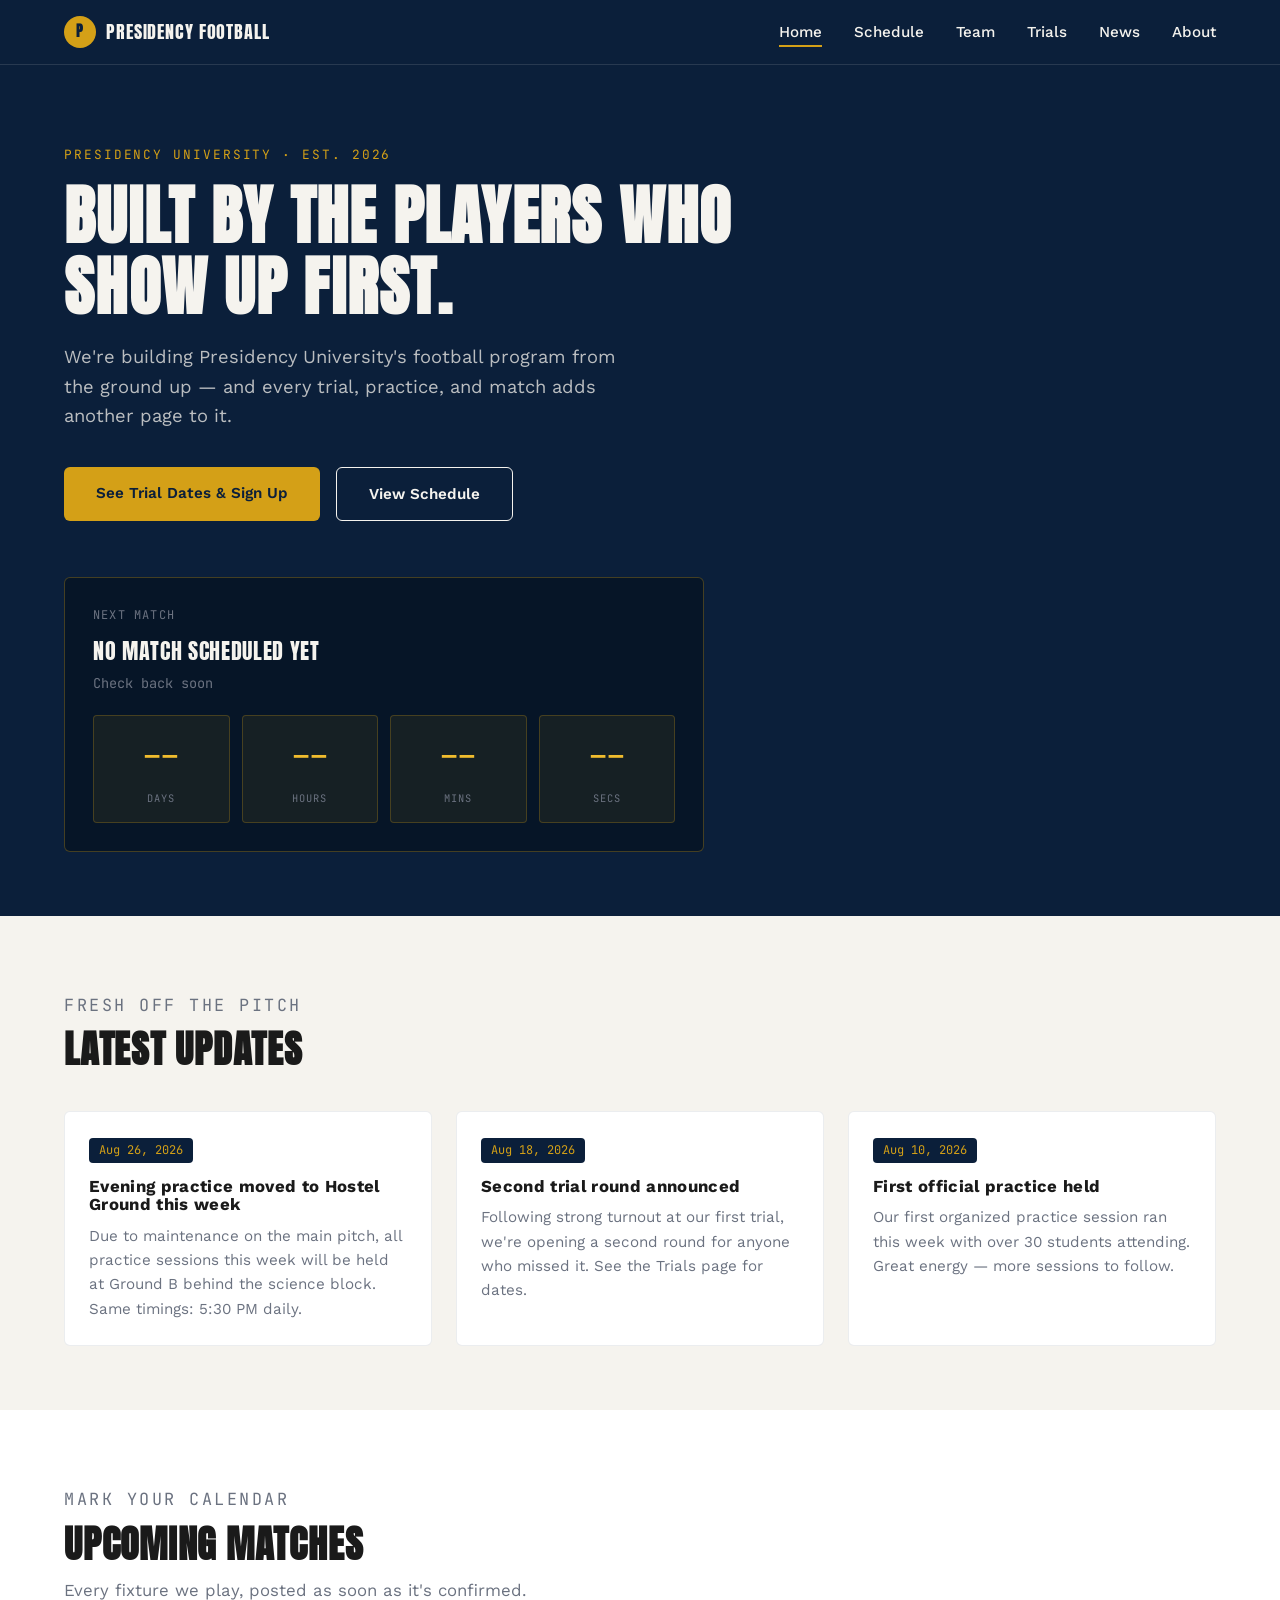
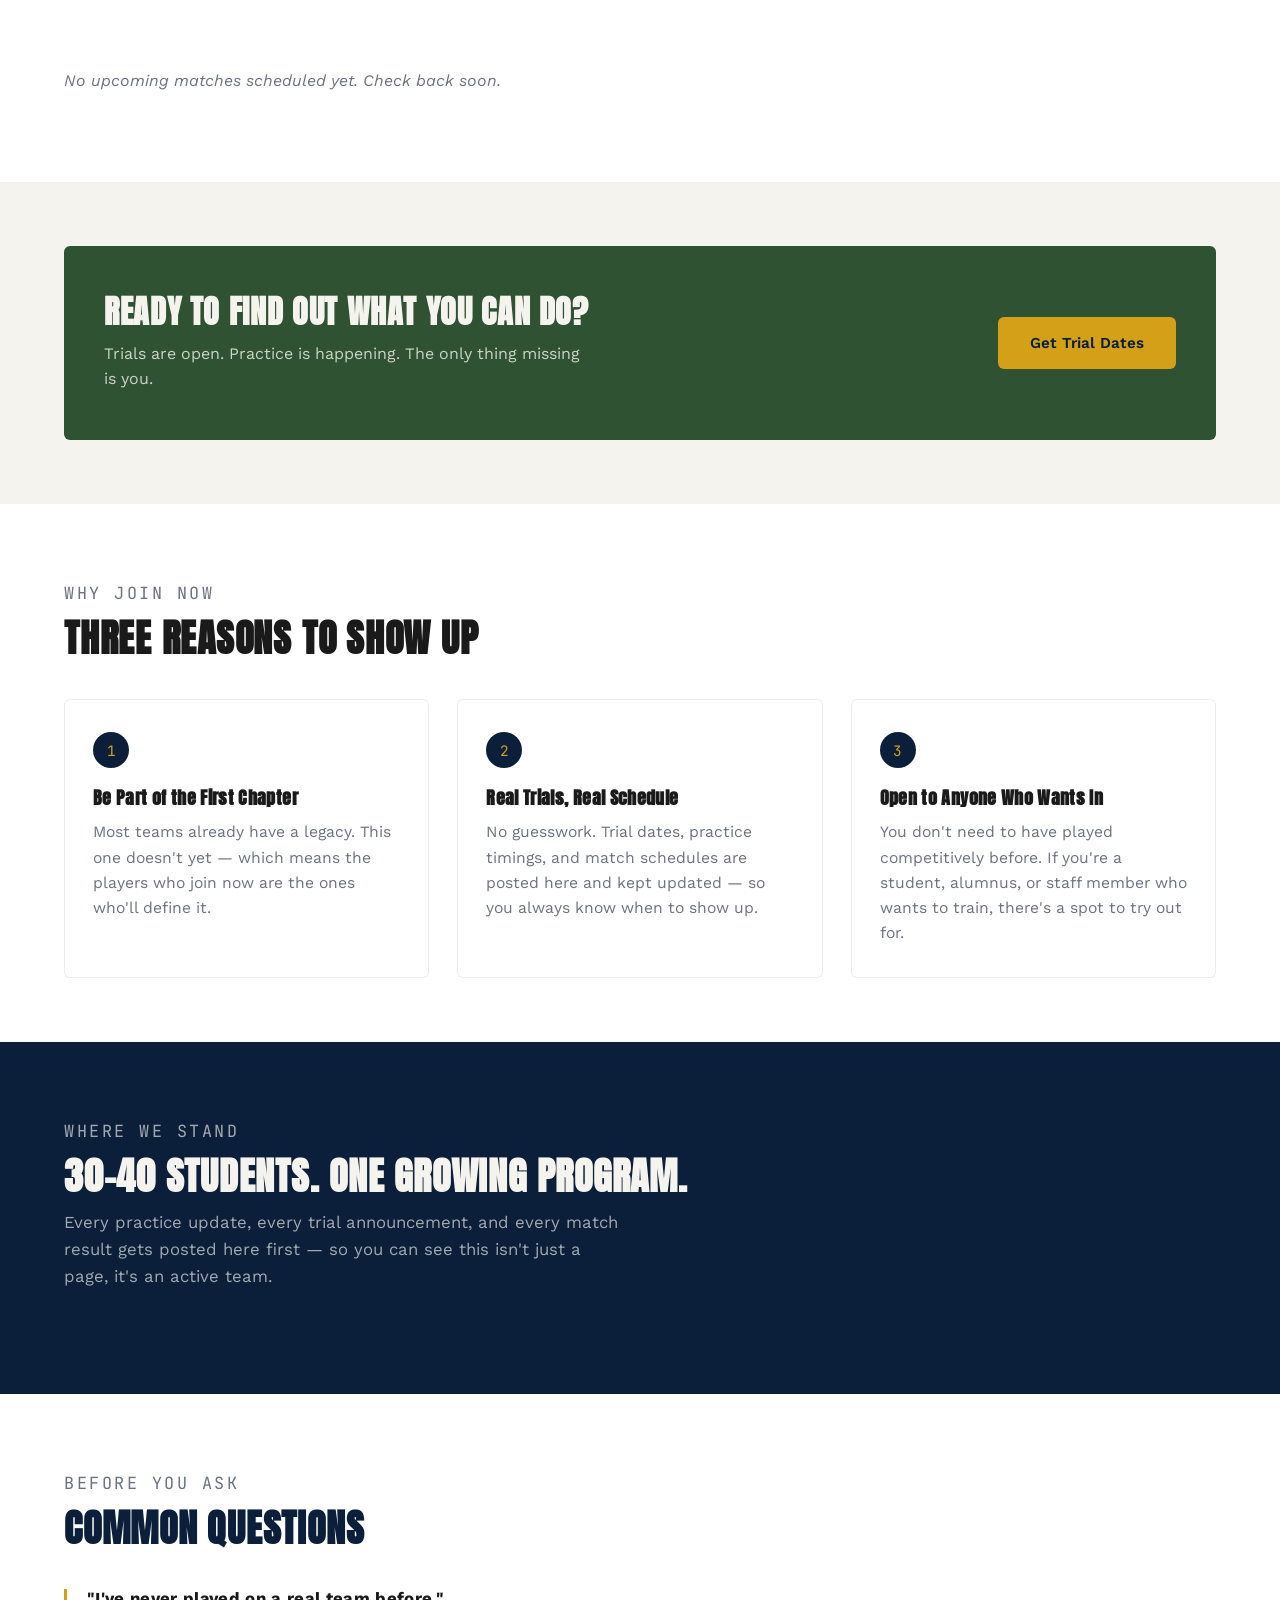
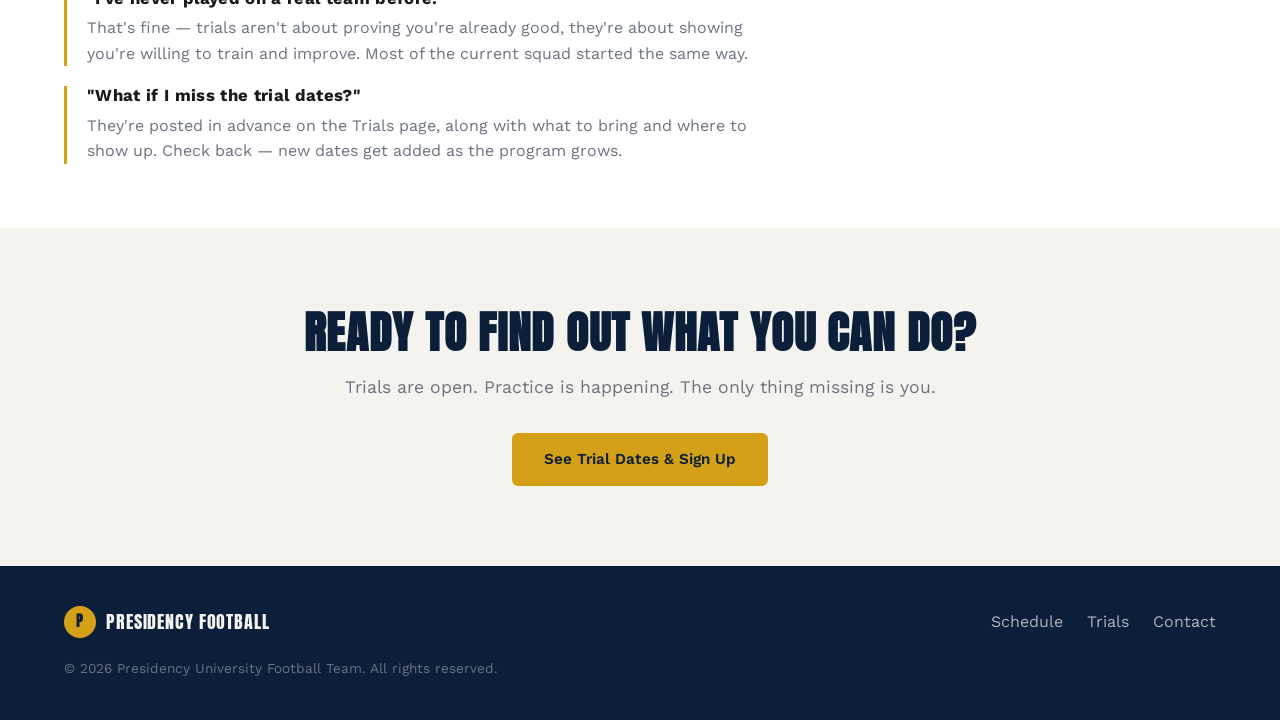
<file: index.html>
<!DOCTYPE html>
<html lang="en">
<head>
  <meta charset="UTF-8">
  <meta name="viewport" content="width=device-width, initial-scale=1.0">
  <title>Presidency University Football Team | Trials, Schedule & Practice Updates</title>
  <meta name="description" content="Official site of the Presidency University Football Team. See upcoming match schedules, practice updates, and open trial dates. Open to all students, alumni, and staff.">
  <link rel="preconnect" href="https://fonts.googleapis.com">
  <link href="https://fonts.googleapis.com/css2?family=Anton&family=Work+Sans:wght@400;500;600;700&family=JetBrains+Mono:wght@400;700&display=swap" rel="stylesheet">
  <link rel="stylesheet" href="css/style.css">
</head>
<body>

  <header class="site-header">
    <nav class="nav">
      <a href="index.html" class="nav-brand">
        <span class="nav-brand-mark">P</span>
        Presidency Football
      </a>
      <ul class="nav-menu" id="nav-menu">
        <li><a href="index.html" class="active">Home</a></li>
        <li><a href="schedule.html">Schedule</a></li>
        <li><a href="roster.html">Team</a></li>
        <li><a href="trials.html">Trials</a></li>
        <li><a href="news.html">News</a></li>
        <li><a href="about.html">About</a></li>
      </ul>
      <button class="nav-toggle" id="nav-toggle" aria-label="Toggle menu">
        <span></span><span></span><span></span>
      </button>
    </nav>
  </header>

  <!-- HERO -->
  <section class="hero">
    <div class="container">
      <p class="hero-eyebrow">Presidency University · Est. 2026</p>
      <h1>Built by the players who show up first.</h1>
      <p class="hero-sub">We're building Presidency University's football program from the ground up — and every trial, practice, and match adds another page to it.</p>
      <div class="hero-cta">
        <a href="trials.html" class="btn btn-primary">See Trial Dates &amp; Sign Up</a>
        <a href="schedule.html" class="btn btn-outline">View Schedule</a>
      </div>

      <div class="scoreboard reveal">
        <p class="scoreboard-label">Next Match</p>
        <p class="scoreboard-opponent" id="scoreboard-opponent">Loading...</p>
        <p class="scoreboard-location" id="scoreboard-location"></p>
        <div class="scoreboard-timer">
          <div class="timer-unit">
            <span class="timer-value" id="cd-days">--</span>
            <span class="timer-label">Days</span>
          </div>
          <div class="timer-unit">
            <span class="timer-value" id="cd-hours">--</span>
            <span class="timer-label">Hours</span>
          </div>
          <div class="timer-unit">
            <span class="timer-value" id="cd-mins">--</span>
            <span class="timer-label">Mins</span>
          </div>
          <div class="timer-unit">
            <span class="timer-value" id="cd-secs">--</span>
            <span class="timer-label">Secs</span>
          </div>
        </div>
      </div>
    </div>
  </section>

  <!-- LATEST NEWS -->
  <section>
    <div class="container">
      <div class="section-header reveal">
        <p class="section-eyebrow">Fresh off the pitch</p>
        <h2>Latest Updates</h2>
      </div>
      <div class="news-grid" id="news-list" data-limit="3"></div>
    </div>
  </section>

  <!-- UPCOMING MATCHES -->
  <section style="background:#fff;">
    <div class="container">
      <div class="section-header reveal">
        <p class="section-eyebrow">Mark your calendar</p>
        <h2>Upcoming Matches</h2>
        <p>Every fixture we play, posted as soon as it's confirmed.</p>
      </div>
      <div class="match-list" id="match-list" data-limit="3"></div>
    </div>
  </section>

  <!-- GET INVOLVED -->
  <section>
    <div class="container">
      <div class="involved-block reveal">
        <div>
          <h2>Ready to Find Out What You Can Do?</h2>
          <p>Trials are open. Practice is happening. The only thing missing is you.</p>
        </div>
        <a href="trials.html" class="btn btn-primary">Get Trial Dates</a>
      </div>
    </div>
  </section>

  <!-- WHY JOIN -->
  <section style="background:#fff;">
    <div class="container">
      <div class="section-header reveal">
        <p class="section-eyebrow">Why join now</p>
        <h2>Three Reasons to Show Up</h2>
      </div>
      <div class="benefits-grid">
        <div class="benefit-card reveal">
          <span class="benefit-number">1</span>
          <h3>Be Part of the First Chapter</h3>
          <p>Most teams already have a legacy. This one doesn't yet — which means the players who join now are the ones who'll define it.</p>
        </div>
        <div class="benefit-card reveal">
          <span class="benefit-number">2</span>
          <h3>Real Trials, Real Schedule</h3>
          <p>No guesswork. Trial dates, practice timings, and match schedules are posted here and kept updated — so you always know when to show up.</p>
        </div>
        <div class="benefit-card reveal">
          <span class="benefit-number">3</span>
          <h3>Open to Anyone Who Wants In</h3>
          <p>You don't need to have played competitively before. If you're a student, alumnus, or staff member who wants to train, there's a spot to try out for.</p>
        </div>
      </div>
    </div>
  </section>

  <!-- PROOF -->
  <section class="section-dark">
    <div class="container">
      <div class="section-header reveal">
        <p class="section-eyebrow">Where we stand</p>
        <h2>30–40 Students. One Growing Program.</h2>
        <p>Every practice update, every trial announcement, and every match result gets posted here first — so you can see this isn't just a page, it's an active team.</p>
      </div>
    </div>
  </section>

  <!-- OBJECTIONS -->
  <section style="background:#fff;">
    <div class="container">
      <div class="section-header reveal">
        <p class="section-eyebrow">Before you ask</p>
        <h2 style="color:var(--color-navy);">Common Questions</h2>
      </div>
      <div class="objections">
        <div class="objection-item reveal">
          <h3>"I've never played on a real team before."</h3>
          <p style="color:var(--color-gray);">That's fine — trials aren't about proving you're already good, they're about showing you're willing to train and improve. Most of the current squad started the same way.</p>
        </div>
        <div class="objection-item reveal">
          <h3>"What if I miss the trial dates?"</h3>
          <p style="color:var(--color-gray);">They're posted in advance on the Trials page, along with what to bring and where to show up. Check back — new dates get added as the program grows.</p>
        </div>
      </div>
    </div>
  </section>

  <!-- CLOSING CTA -->
  <section class="closing-cta reveal">
    <div class="container">
      <h2 style="color:var(--color-navy);">Ready to Find Out What You Can Do?</h2>
      <p>Trials are open. Practice is happening. The only thing missing is you.</p>
      <a href="trials.html" class="btn btn-primary">See Trial Dates &amp; Sign Up</a>
    </div>
  </section>

  <footer class="site-footer">
    <div class="container">
      <div class="footer-content">
        <a href="index.html" class="nav-brand">
          <span class="nav-brand-mark">P</span>
          Presidency Football
        </a>
        <ul class="footer-links">
          <li><a href="schedule.html">Schedule</a></li>
          <li><a href="trials.html">Trials</a></li>
          <li><a href="about.html">Contact</a></li>
        </ul>
      </div>
      <p class="footer-copy">&copy; 2026 Presidency University Football Team. All rights reserved.</p>
    </div>
  </footer>

  <script src="js/data.js"></script>
<script src="js/cms-loader.js"></script>
  <script src="js/countdown.js"></script>
  <script src="js/main.js"></script>
</body>
</html>
</file>
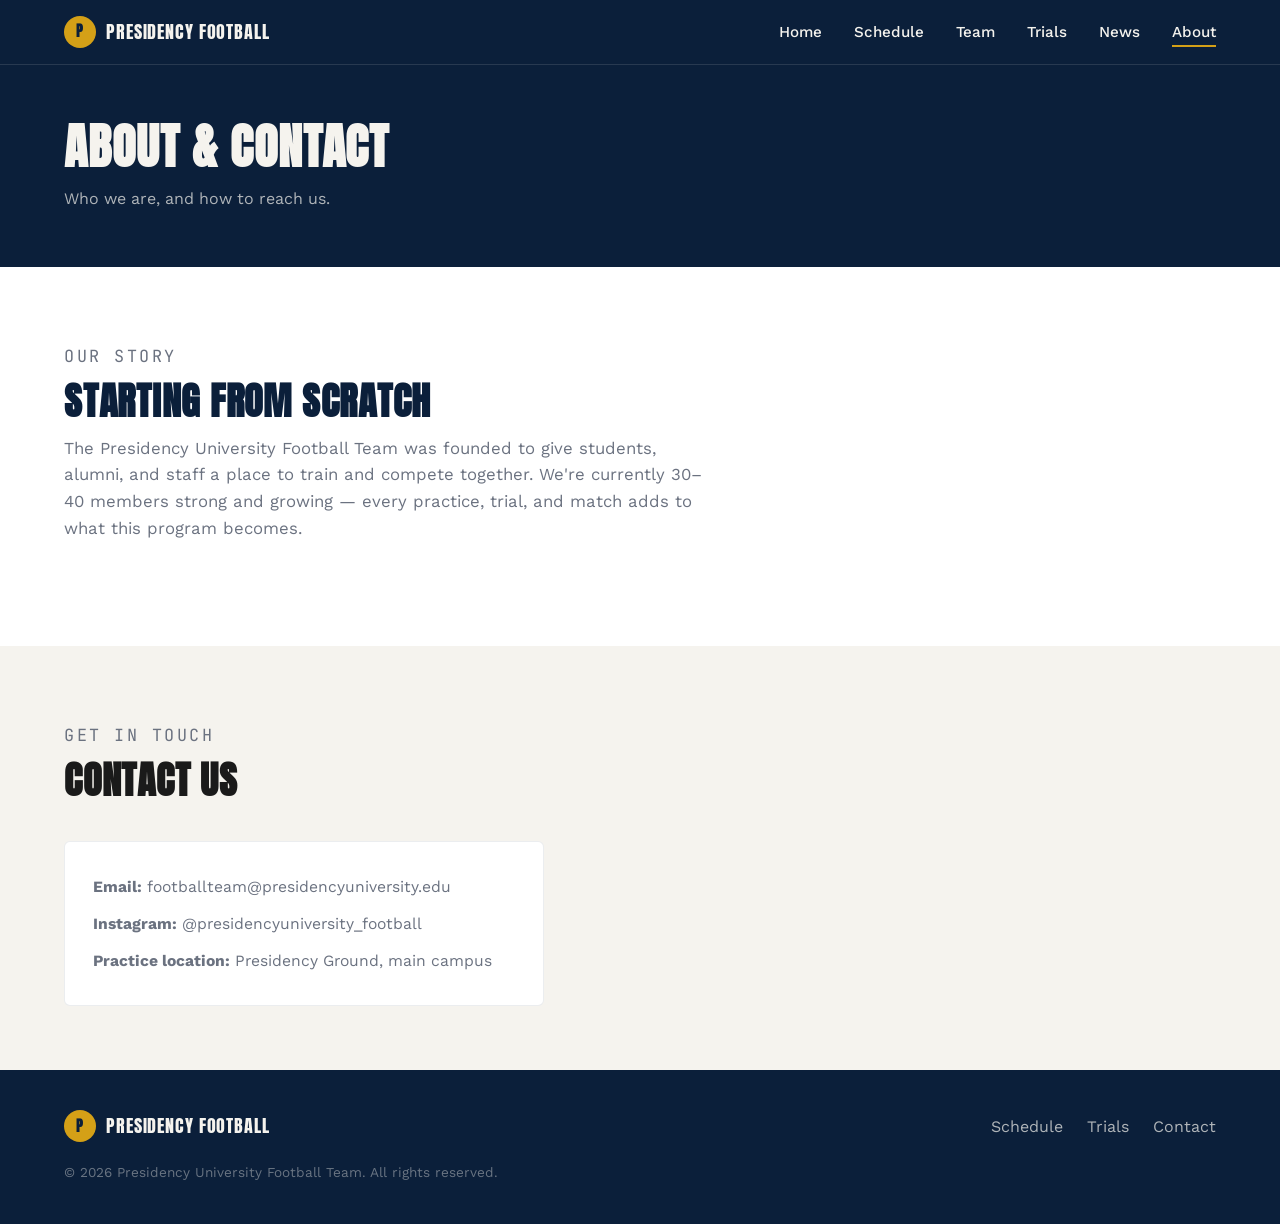
<file: about.html>
<!DOCTYPE html>
<html lang="en">
<head>
  <meta charset="UTF-8">
  <meta name="viewport" content="width=device-width, initial-scale=1.0">
  <title>About & Contact | Presidency University Football</title>
  <meta name="description" content="Learn about the Presidency University Football Team and get in touch with questions about trials, practice, or matches.">
  <link rel="preconnect" href="https://fonts.googleapis.com">
  <link href="https://fonts.googleapis.com/css2?family=Anton&family=Work+Sans:wght@400;500;600;700&family=JetBrains+Mono:wght@400;700&display=swap" rel="stylesheet">
  <link rel="stylesheet" href="css/style.css">
</head>
<body>

  <header class="site-header">
    <nav class="nav">
      <a href="index.html" class="nav-brand">
        <span class="nav-brand-mark">P</span>
        Presidency Football
      </a>
      <ul class="nav-menu" id="nav-menu">
        <li><a href="index.html">Home</a></li>
        <li><a href="schedule.html">Schedule</a></li>
        <li><a href="roster.html">Team</a></li>
        <li><a href="trials.html">Trials</a></li>
        <li><a href="news.html">News</a></li>
        <li><a href="about.html" class="active">About</a></li>
      </ul>
      <button class="nav-toggle" id="nav-toggle" aria-label="Toggle menu">
        <span></span><span></span><span></span>
      </button>
    </nav>
  </header>

  <div class="page-header">
    <div class="container">
      <h1>About &amp; Contact</h1>
      <p>Who we are, and how to reach us.</p>
    </div>
  </div>

  <section style="background:#fff;">
    <div class="container">
      <div class="section-header reveal">
        <p class="section-eyebrow">Our story</p>
        <h2 style="color:var(--color-navy);">Starting From Scratch</h2>
        <p style="max-width:640px;">The Presidency University Football Team was founded to give students, alumni, and staff a place to train and compete together. We're currently 30–40 members strong and growing — every practice, trial, and match adds to what this program becomes.</p>
      </div>
    </div>
  </section>

  <section>
    <div class="container">
      <div class="section-header reveal">
        <p class="section-eyebrow">Get in touch</p>
        <h2>Contact Us</h2>
      </div>
      <div class="benefit-card reveal" style="max-width:480px;">
        <p style="margin-bottom:12px;"><strong>Email:</strong> footballteam@presidencyuniversity.edu</p>
        <p style="margin-bottom:12px;"><strong>Instagram:</strong> @presidencyuniversity_football</p>
        <p><strong>Practice location:</strong> Presidency Ground, main campus</p>
      </div>
    </div>
  </section>

  <footer class="site-footer">
    <div class="container">
      <div class="footer-content">
        <a href="index.html" class="nav-brand">
          <span class="nav-brand-mark">P</span>
          Presidency Football
        </a>
        <ul class="footer-links">
          <li><a href="schedule.html">Schedule</a></li>
          <li><a href="trials.html">Trials</a></li>
          <li><a href="about.html">Contact</a></li>
        </ul>
      </div>
      <p class="footer-copy">&copy; 2026 Presidency University Football Team. All rights reserved.</p>
    </div>
  </footer>

  <script src="js/data.js"></script>
  <script src="js/cms-loader.js"></script>
  <script src="js/main.js"></script>
</body>
</html>
</file>
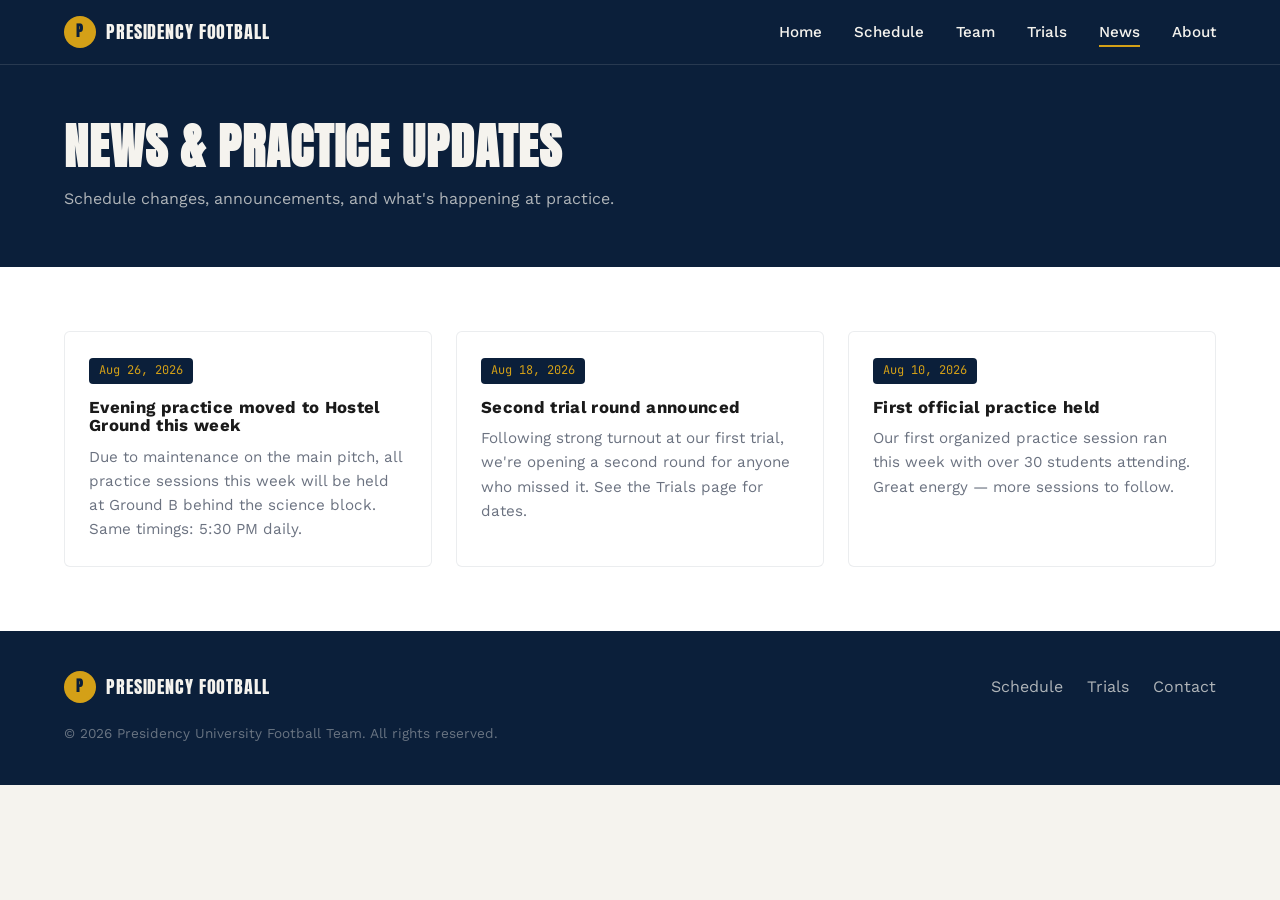
<file: news.html>
<!DOCTYPE html>
<html lang="en">
<head>
  <meta charset="UTF-8">
  <meta name="viewport" content="width=device-width, initial-scale=1.0">
  <title>News & Practice Updates | Presidency University Football</title>
  <meta name="description" content="Latest practice updates and news from the Presidency University Football Team.">
  <link rel="preconnect" href="https://fonts.googleapis.com">
  <link href="https://fonts.googleapis.com/css2?family=Anton&family=Work+Sans:wght@400;500;600;700&family=JetBrains+Mono:wght@400;700&display=swap" rel="stylesheet">
  <link rel="stylesheet" href="css/style.css">
</head>
<body>

  <header class="site-header">
    <nav class="nav">
      <a href="index.html" class="nav-brand">
        <span class="nav-brand-mark">P</span>
        Presidency Football
      </a>
      <ul class="nav-menu" id="nav-menu">
        <li><a href="index.html">Home</a></li>
        <li><a href="schedule.html">Schedule</a></li>
        <li><a href="roster.html">Team</a></li>
        <li><a href="trials.html">Trials</a></li>
        <li><a href="news.html" class="active">News</a></li>
        <li><a href="about.html">About</a></li>
      </ul>
      <button class="nav-toggle" id="nav-toggle" aria-label="Toggle menu">
        <span></span><span></span><span></span>
      </button>
    </nav>
  </header>

  <div class="page-header">
    <div class="container">
      <h1>News &amp; Practice Updates</h1>
      <p>Schedule changes, announcements, and what's happening at practice.</p>
    </div>
  </div>

  <section style="background:#fff;">
    <div class="container">
      <div class="news-grid" id="news-list"></div>
    </div>
  </section>

  <footer class="site-footer">
    <div class="container">
      <div class="footer-content">
        <a href="index.html" class="nav-brand">
          <span class="nav-brand-mark">P</span>
          Presidency Football
        </a>
        <ul class="footer-links">
          <li><a href="schedule.html">Schedule</a></li>
          <li><a href="trials.html">Trials</a></li>
          <li><a href="about.html">Contact</a></li>
        </ul>
      </div>
      <p class="footer-copy">&copy; 2026 Presidency University Football Team. All rights reserved.</p>
    </div>
  </footer>

  <script src="js/data.js"></script>
  <script src="js/cms-loader.js"></script>
  <script src="js/main.js"></script>
</body>
</html>
</file>
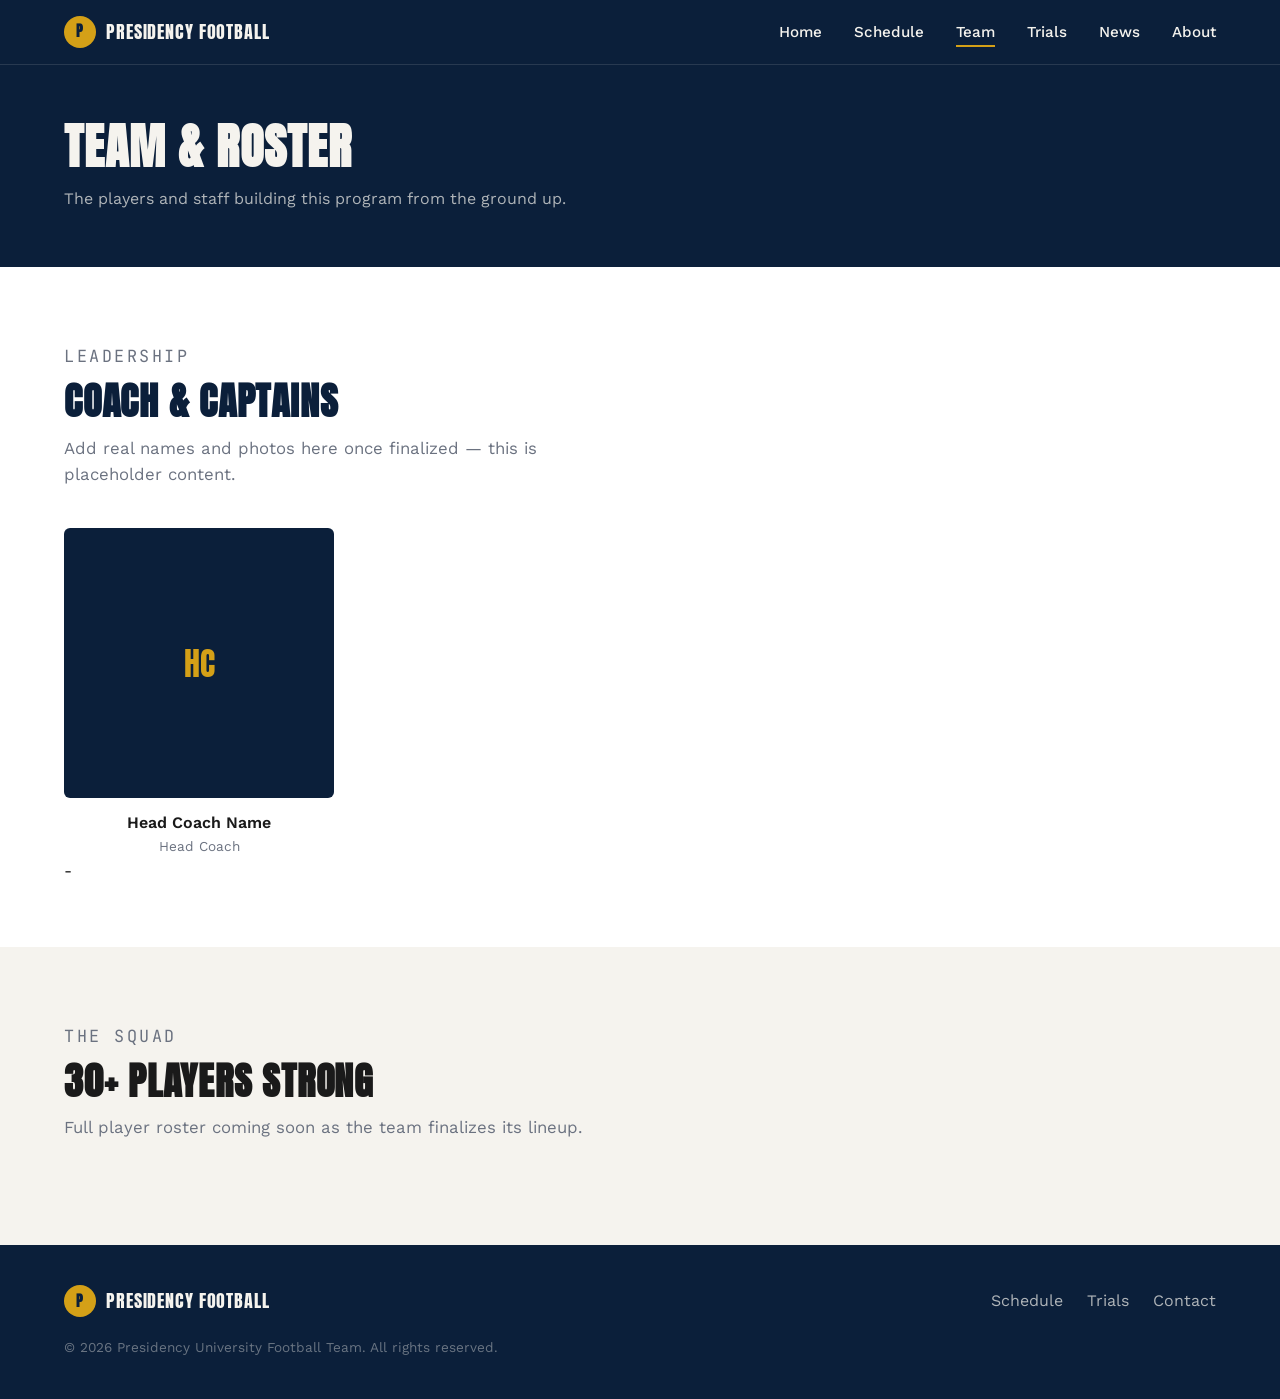
<file: roster.html>
<!DOCTYPE html>
<html lang="en">
<head>
  <meta charset="UTF-8">
  <meta name="viewport" content="width=device-width, initial-scale=1.0">
  <title>Team & Roster | Presidency University Football</title>
  <meta name="description" content="Meet the players, coach, and captains of the Presidency University Football Team.">
  <link rel="preconnect" href="https://fonts.googleapis.com">
  <link href="https://fonts.googleapis.com/css2?family=Anton&family=Work+Sans:wght@400;500;600;700&family=JetBrains+Mono:wght@400;700&display=swap" rel="stylesheet">
  <link rel="stylesheet" href="css/style.css">
</head>
<body>

  <header class="site-header">
    <nav class="nav">
      <a href="index.html" class="nav-brand">
        <span class="nav-brand-mark">P</span>
        Presidency Football
      </a>
      <ul class="nav-menu" id="nav-menu">
        <li><a href="index.html">Home</a></li>
        <li><a href="schedule.html">Schedule</a></li>
        <li><a href="roster.html" class="active">Team</a></li>
        <li><a href="trials.html">Trials</a></li>
        <li><a href="news.html">News</a></li>
        <li><a href="about.html">About</a></li>
      </ul>
      <button class="nav-toggle" id="nav-toggle" aria-label="Toggle menu">
        <span></span><span></span><span></span>
      </button>
    </nav>
  </header>

  <div class="page-header">
    <div class="container">
      <h1>Team &amp; Roster</h1>
      <p>The players and staff building this program from the ground up.</p>
    </div>
  </div>

  <section style="background:#fff;">
    <div class="container">
      <div class="section-header reveal">
        <p class="section-eyebrow">Leadership</p>
        <h2 style="color:var(--color-navy);">Coach &amp; Captains</h2>
        <p>Add real names and photos here once finalized — this is placeholder content.</p>
      </div>
           <div class="roster-grid" id="team-list">
        <div class="roster-card reveal">
          <div class="roster-photo">HC</div>
          <p class="roster-name">Head Coach Name</p>
          <p class="roster-role">Head Coach</p>
        </div>
      </div>-
        </div>
      </div>
    </div>
  </section>

  <section>
    <div class="container">
      <div class="section-header reveal">
        <p class="section-eyebrow">The squad</p>
        <h2>30+ Players Strong</h2>
        <p>Full player roster coming soon as the team finalizes its lineup.</p>
      </div>
    </div>
  </section>

  <footer class="site-footer">
    <div class="container">
      <div class="footer-content">
        <a href="index.html" class="nav-brand">
          <span class="nav-brand-mark">P</span>
          Presidency Football
        </a>
        <ul class="footer-links">
          <li><a href="schedule.html">Schedule</a></li>
          <li><a href="trials.html">Trials</a></li>
          <li><a href="about.html">Contact</a></li>
        </ul>
      </div>
      <p class="footer-copy">&copy; 2026 Presidency University Football Team. All rights reserved.</p>
    </div>
  </footer>

  <script src="js/data.js"></script>
  <script src="js/cms-loader.js"></script>
  <script src="js/main.js"></script>
  <script>
  document.addEventListener("DOMContentLoaded", async function () {
    if (window.cmsDataReady) await window.cmsDataReady;
    const teamList = document.getElementById("team-list");
    if (teamList && window.teamMembers && window.teamMembers.length > 0) {
      teamList.innerHTML = window.teamMembers.map(function(m) {
        const initials = m.name.split(" ").map(function(w){return w[0];}).join("").toUpperCase();
        const photoHtml = m.photo
          ? '<img src="' + m.photo + '" alt="' + m.name + '" style="width:100%;height:100%;object-fit:cover;border-radius:6px;">'
          : initials;
        return '<div class="roster-card reveal visible"><div class="roster-photo">' + photoHtml + '</div><p class="roster-name">' + m.name + '</p><p class="roster-role">' + m.role + '</p></div>';
      }).join("");
    }
  });
</script>
</body>
</html>
</file>
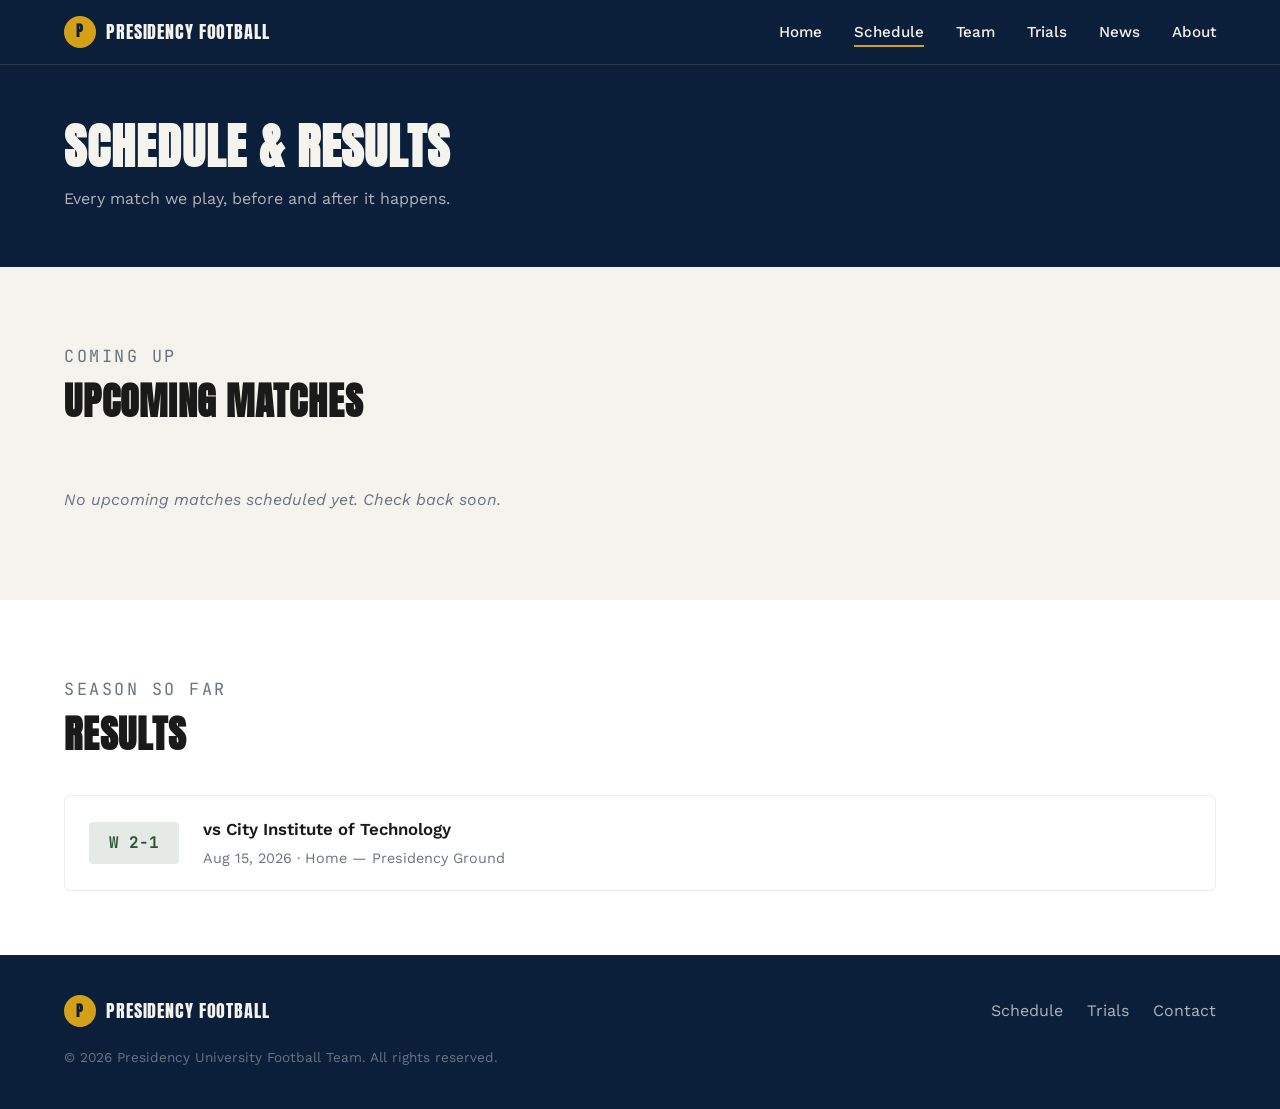
<file: schedule.html>
<!DOCTYPE html>
<html lang="en">
<head>
  <meta charset="UTF-8">
  <meta name="viewport" content="width=device-width, initial-scale=1.0">
  <title>Schedule & Results | Presidency University Football</title>
  <meta name="description" content="Upcoming match schedule and past results for the Presidency University Football Team.">
  <link rel="preconnect" href="https://fonts.googleapis.com">
  <link href="https://fonts.googleapis.com/css2?family=Anton&family=Work+Sans:wght@400;500;600;700&family=JetBrains+Mono:wght@400;700&display=swap" rel="stylesheet">
  <link rel="stylesheet" href="css/style.css">
</head>
<body>

  <header class="site-header">
    <nav class="nav">
      <a href="index.html" class="nav-brand">
        <span class="nav-brand-mark">P</span>
        Presidency Football
      </a>
      <ul class="nav-menu" id="nav-menu">
        <li><a href="index.html">Home</a></li>
        <li><a href="schedule.html" class="active">Schedule</a></li>
        <li><a href="roster.html">Team</a></li>
        <li><a href="trials.html">Trials</a></li>
        <li><a href="news.html">News</a></li>
        <li><a href="about.html">About</a></li>
      </ul>
      <button class="nav-toggle" id="nav-toggle" aria-label="Toggle menu">
        <span></span><span></span><span></span>
      </button>
    </nav>
  </header>

  <div class="page-header">
    <div class="container">
      <h1>Schedule &amp; Results</h1>
      <p>Every match we play, before and after it happens.</p>
    </div>
  </div>

  <section>
    <div class="container">
      <div class="section-header reveal">
        <p class="section-eyebrow">Coming up</p>
        <h2>Upcoming Matches</h2>
      </div>
      <div class="match-list" id="match-list"></div>
    </div>
  </section>

  <section style="background:#fff;">
    <div class="container">
      <div class="section-header reveal">
        <p class="section-eyebrow">Season so far</p>
        <h2>Results</h2>
      </div>
      <div class="match-list" id="results-list"></div>
    </div>
  </section>

  <footer class="site-footer">
    <div class="container">
      <div class="footer-content">
        <a href="index.html" class="nav-brand">
          <span class="nav-brand-mark">P</span>
          Presidency Football
        </a>
        <ul class="footer-links">
          <li><a href="schedule.html">Schedule</a></li>
          <li><a href="trials.html">Trials</a></li>
          <li><a href="about.html">Contact</a></li>
        </ul>
      </div>
      <p class="footer-copy">&copy; 2026 Presidency University Football Team. All rights reserved.</p>
    </div>
  </footer>

  <script src="js/data.js"></script>
  <script src="js/cms-loader.js"></script>
  <script src="js/main.js"></script>
</body>
</html>
</file>
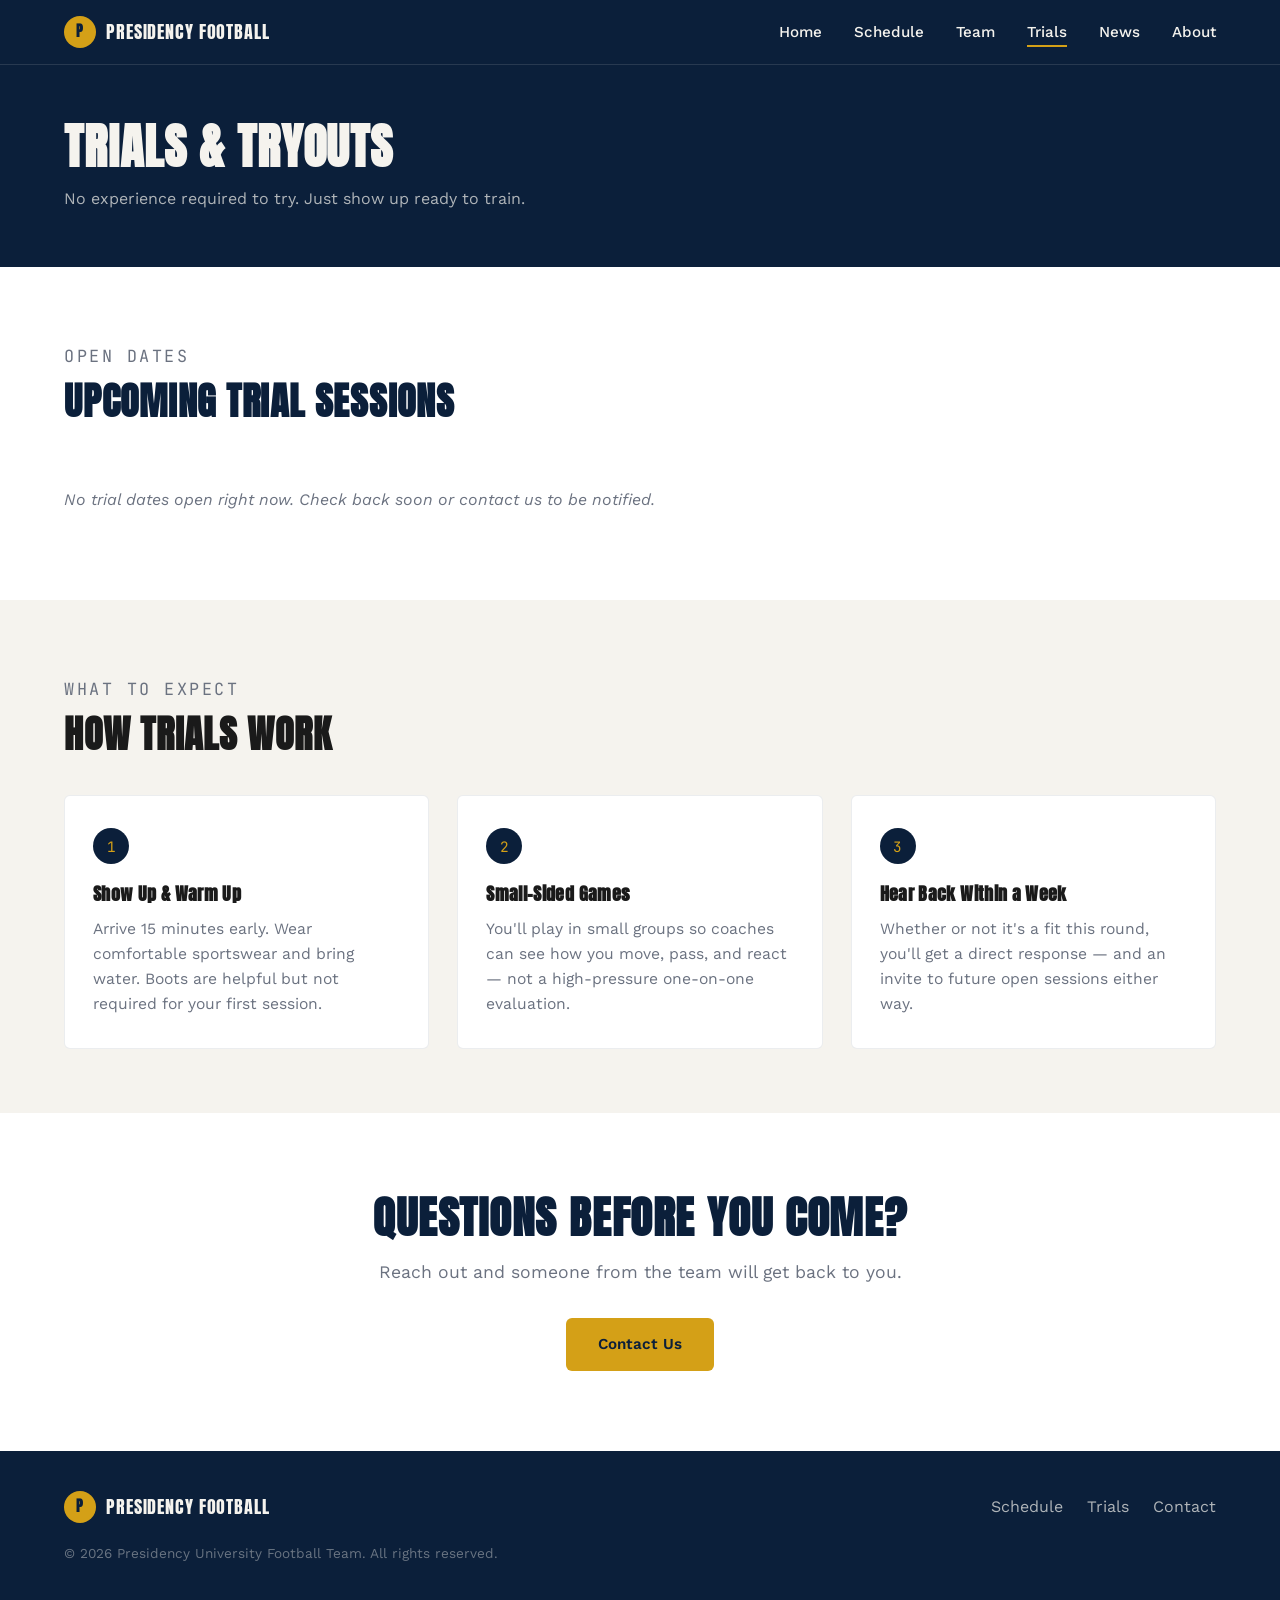
<file: trials.html>
<!DOCTYPE html>
<html lang="en">
<head>
  <meta charset="UTF-8">
  <meta name="viewport" content="width=device-width, initial-scale=1.0">
  <title>Trials & Tryouts | Presidency University Football</title>
  <meta name="description" content="Open trial dates for the Presidency University Football Team. No experience required — all students, alumni, and staff welcome.">
  <link rel="preconnect" href="https://fonts.googleapis.com">
  <link href="https://fonts.googleapis.com/css2?family=Anton&family=Work+Sans:wght@400;500;600;700&family=JetBrains+Mono:wght@400;700&display=swap" rel="stylesheet">
  <link rel="stylesheet" href="css/style.css">
</head>
<body>

  <header class="site-header">
    <nav class="nav">
      <a href="index.html" class="nav-brand">
        <span class="nav-brand-mark">P</span>
        Presidency Football
      </a>
      <ul class="nav-menu" id="nav-menu">
        <li><a href="index.html">Home</a></li>
        <li><a href="schedule.html">Schedule</a></li>
        <li><a href="roster.html">Team</a></li>
        <li><a href="trials.html" class="active">Trials</a></li>
        <li><a href="news.html">News</a></li>
        <li><a href="about.html">About</a></li>
      </ul>
      <button class="nav-toggle" id="nav-toggle" aria-label="Toggle menu">
        <span></span><span></span><span></span>
      </button>
    </nav>
  </header>

  <div class="page-header">
    <div class="container">
      <h1>Trials &amp; Tryouts</h1>
      <p>No experience required to try. Just show up ready to train.</p>
    </div>
  </div>

  <section style="background:#fff;">
    <div class="container">
      <div class="section-header reveal">
        <p class="section-eyebrow">Open dates</p>
        <h2 style="color:var(--color-navy);">Upcoming Trial Sessions</h2>
      </div>
      <div id="trials-list"></div>
    </div>
  </section>

  <section>
    <div class="container">
      <div class="section-header reveal">
        <p class="section-eyebrow">What to expect</p>
        <h2>How Trials Work</h2>
      </div>
      <div class="benefits-grid">
        <div class="benefit-card reveal">
          <span class="benefit-number">1</span>
          <h3>Show Up &amp; Warm Up</h3>
          <p>Arrive 15 minutes early. Wear comfortable sportswear and bring water. Boots are helpful but not required for your first session.</p>
        </div>
        <div class="benefit-card reveal">
          <span class="benefit-number">2</span>
          <h3>Small-Sided Games</h3>
          <p>You'll play in small groups so coaches can see how you move, pass, and react — not a high-pressure one-on-one evaluation.</p>
        </div>
        <div class="benefit-card reveal">
          <span class="benefit-number">3</span>
          <h3>Hear Back Within a Week</h3>
          <p>Whether or not it's a fit this round, you'll get a direct response — and an invite to future open sessions either way.</p>
        </div>
      </div>
    </div>
  </section>

  <section class="closing-cta reveal" style="background:#fff;">
    <div class="container">
      <h2 style="color:var(--color-navy);">Questions Before You Come?</h2>
      <p>Reach out and someone from the team will get back to you.</p>
      <a href="about.html" class="btn btn-primary">Contact Us</a>
    </div>
  </section>

  <footer class="site-footer">
    <div class="container">
      <div class="footer-content">
        <a href="index.html" class="nav-brand">
          <span class="nav-brand-mark">P</span>
          Presidency Football
        </a>
        <ul class="footer-links">
          <li><a href="schedule.html">Schedule</a></li>
          <li><a href="trials.html">Trials</a></li>
          <li><a href="about.html">Contact</a></li>
        </ul>
      </div>
      <p class="footer-copy">&copy; 2026 Presidency University Football Team. All rights reserved.</p>
    </div>
  </footer>

  <script src="js/data.js"></script>
  <script src="js/cms-loader.js"></script>
  <script src="js/main.js"></script>
</body>
</html>
</file>
<file: css/style.css>
/* ============================================
   DESIGN TOKENS
   ============================================ */
:root {
  --color-navy: #0B1F3A;
  --color-navy-light: #142C4F;
  --color-amber: #D4A017;
  --color-amber-bright: #F0BC2E;
  --color-pitch: #2F5233;
  --color-chalk: #F5F3EE;
  --color-charcoal: #1A1A1A;
  --color-gray: #6B7280;
  --color-border: rgba(245, 243, 238, 0.12);

  --font-display: 'Anton', sans-serif;
  --font-body: 'Work Sans', sans-serif;
  --font-mono: 'JetBrains Mono', monospace;

  --max-width: 1200px;
  --radius: 6px;
}

/* ============================================
   RESET & BASE
   ============================================ */
* {
  margin: 0;
  padding: 0;
  box-sizing: border-box;
}

html {
  scroll-behavior: smooth;
}

body {
  font-family: var(--font-body);
  color: var(--color-charcoal);
  background: var(--color-chalk);
  line-height: 1.6;
  overflow-x: hidden;
}

img {
  max-width: 100%;
  display: block;
}

a {
  text-decoration: none;
  color: inherit;
}

ul {
  list-style: none;
}

.container {
  max-width: var(--max-width);
  margin: 0 auto;
  padding: 0 24px;
}

section {
  padding: 64px 0;
}

h1, h2, h3 {
  font-family: var(--font-display);
  letter-spacing: 0.02em;
  text-transform: uppercase;
  line-height: 1.1;
}

/* ============================================
   REDUCED MOTION
   ============================================ */
@media (prefers-reduced-motion: reduce) {
  *, *::before, *::after {
    animation-duration: 0.01ms !important;
    transition-duration: 0.01ms !important;
    scroll-behavior: auto !important;
  }
}

/* ============================================
   SCROLL REVEAL
   ============================================ */
.reveal {
  opacity: 0;
  transform: translateY(20px);
  transition: opacity 0.6s ease, transform 0.6s ease;
}

.reveal.visible {
  opacity: 1;
  transform: translateY(0);
}

/* ============================================
   NAVIGATION
   ============================================ */
.site-header {
  background: var(--color-navy);
  position: sticky;
  top: 0;
  z-index: 100;
  border-bottom: 1px solid var(--color-border);
}

.nav {
  display: flex;
  align-items: center;
  justify-content: space-between;
  padding: 16px 24px;
  max-width: var(--max-width);
  margin: 0 auto;
}

.nav-brand {
  font-family: var(--font-display);
  color: var(--color-chalk);
  font-size: 1.1rem;
  letter-spacing: 0.05em;
  text-transform: uppercase;
  display: flex;
  align-items: center;
  gap: 10px;
}

.nav-brand-mark {
  width: 32px;
  height: 32px;
  background: var(--color-amber);
  border-radius: 50%;
  display: inline-flex;
  align-items: center;
  justify-content: center;
  color: var(--color-navy);
  font-size: 0.9rem;
  font-weight: bold;
}

.nav-menu {
  display: flex;
  gap: 32px;
}

.nav-menu a {
  color: var(--color-chalk);
  font-size: 0.95rem;
  font-weight: 500;
  position: relative;
  padding: 4px 0;
}

.nav-menu a::after {
  content: "";
  position: absolute;
  left: 0;
  bottom: -2px;
  width: 0;
  height: 2px;
  background: var(--color-amber);
  transition: width 0.25s ease;
}

.nav-menu a:hover::after,
.nav-menu a.active::after {
  width: 100%;
}

.nav-toggle {
  display: none;
  flex-direction: column;
  gap: 5px;
  background: none;
  border: none;
  cursor: pointer;
  padding: 8px;
}

.nav-toggle span {
  width: 24px;
  height: 2px;
  background: var(--color-chalk);
  transition: transform 0.25s ease, opacity 0.25s ease;
}

/* ============================================
   BUTTONS
   ============================================ */
.btn {
  display: inline-block;
  font-family: var(--font-body);
  font-weight: 600;
  font-size: 0.95rem;
  padding: 14px 32px;
  border-radius: var(--radius);
  border: none;
  cursor: pointer;
  transition: transform 0.2s ease, background 0.2s ease;
  text-align: center;
}

.btn-primary {
  background: var(--color-amber);
  color: var(--color-navy);
}

.btn-primary:hover {
  background: var(--color-amber-bright);
  transform: scale(1.03);
}

.btn-outline {
  background: transparent;
  color: var(--color-chalk);
  border: 1.5px solid var(--color-chalk);
}

.btn-outline:hover {
  background: var(--color-chalk);
  color: var(--color-navy);
  transform: scale(1.03);
}

/* ============================================
   HERO
   ============================================ */
.hero {
  background: var(--color-navy);
  color: var(--color-chalk);
  padding: 80px 0 64px;
  position: relative;
}

.hero-eyebrow {
  font-family: var(--font-mono);
  color: var(--color-amber);
  font-size: 0.8rem;
  letter-spacing: 0.15em;
  text-transform: uppercase;
  margin-bottom: 16px;
}

.hero h1 {
  font-size: clamp(2.2rem, 6vw, 4rem);
  max-width: 800px;
  margin-bottom: 20px;
}

.hero-sub {
  font-size: 1.15rem;
  color: rgba(245, 243, 238, 0.75);
  max-width: 560px;
  margin-bottom: 36px;
}

.hero-cta {
  display: flex;
  gap: 16px;
  flex-wrap: wrap;
  margin-bottom: 56px;
}

/* Scoreboard */
.scoreboard {
  background: #061527;
  border: 1px solid rgba(212, 160, 23, 0.3);
  border-radius: var(--radius);
  padding: 28px;
  max-width: 640px;
}

.scoreboard-label {
  font-family: var(--font-mono);
  font-size: 0.75rem;
  color: var(--color-gray);
  text-transform: uppercase;
  letter-spacing: 0.1em;
  margin-bottom: 8px;
}

.scoreboard-opponent {
  font-family: var(--font-display);
  color: var(--color-chalk);
  font-size: 1.4rem;
  margin-bottom: 4px;
  letter-spacing: 0.03em;
}

.scoreboard-location {
  font-family: var(--font-mono);
  color: var(--color-gray);
  font-size: 0.85rem;
  margin-bottom: 20px;
}

.scoreboard-timer {
  display: flex;
  gap: 12px;
}

.timer-unit {
  background: rgba(212, 160, 23, 0.08);
  border: 1px solid rgba(212, 160, 23, 0.25);
  border-radius: 4px;
  padding: 12px 8px;
  text-align: center;
  flex: 1;
}

.timer-value {
  font-family: var(--font-mono);
  font-size: clamp(1.5rem, 4vw, 2.2rem);
  color: var(--color-amber-bright);
  font-variant-numeric: tabular-nums;
  display: block;
}

.timer-label {
  font-family: var(--font-mono);
  font-size: 0.65rem;
  color: var(--color-gray);
  text-transform: uppercase;
  letter-spacing: 0.1em;
}

/* ============================================
   SECTION HEADERS
   ============================================ */
.section-header {
  margin-bottom: 40px;
}

.section-eyebrow {
  font-family: var(--font-mono);
  color: var(--color-pitch);
  font-size: 0.8rem;
  text-transform: uppercase;
  letter-spacing: 0.15em;
  margin-bottom: 10px;
}

.section-header h2 {
  font-size: clamp(1.6rem, 4vw, 2.4rem);
}

.section-header p {
  color: var(--color-gray);
  max-width: 560px;
  margin-top: 12px;
  font-size: 1.05rem;
}

.section-dark {
  background: var(--color-navy);
  color: var(--color-chalk);
}

.section-dark .section-eyebrow {
  color: var(--color-amber);
}

.section-dark .section-header p {
  color: rgba(245, 243, 238, 0.65);
}

/* ============================================
   BENEFITS GRID
   ============================================ */
.benefits-grid {
  display: grid;
  grid-template-columns: repeat(3, 1fr);
  gap: 28px;
}

.benefit-card {
  background: #fff;
  border: 1px solid rgba(11, 31, 58, 0.08);
  border-radius: var(--radius);
  padding: 32px 28px;
}

.benefit-number {
  font-family: var(--font-mono);
  color: var(--color-amber);
  background: var(--color-navy);
  display: inline-flex;
  align-items: center;
  justify-content: center;
  width: 36px;
  height: 36px;
  border-radius: 50%;
  font-size: 0.9rem;
  margin-bottom: 20px;
}

.benefit-card h3 {
  font-size: 1.1rem;
  text-transform: none;
  margin-bottom: 12px;
}

.benefit-card p {
  color: var(--color-gray);
  font-size: 0.98rem;
}

/* ============================================
   MATCH CARDS
   ============================================ */
.match-list {
  display: flex;
  flex-direction: column;
  gap: 14px;
}

.match-card, .result-card {
  display: flex;
  align-items: center;
  gap: 24px;
  background: #fff;
  border: 1px solid rgba(11, 31, 58, 0.08);
  border-radius: var(--radius);
  padding: 20px 24px;
}

.match-date {
  display: flex;
  flex-direction: column;
  min-width: 100px;
  border-right: 1px solid rgba(11, 31, 58, 0.1);
  padding-right: 20px;
}

.match-date-day {
  font-family: var(--font-mono);
  font-weight: 700;
  font-size: 0.95rem;
  color: var(--color-navy);
}

.match-date-time {
  font-family: var(--font-mono);
  font-size: 0.8rem;
  color: var(--color-gray);
}

.match-info {
  display: flex;
  flex-direction: column;
  gap: 4px;
}

.match-vs {
  font-weight: 600;
  font-size: 1.05rem;
}

.match-location {
  color: var(--color-gray);
  font-size: 0.9rem;
}

.result-badge {
  font-family: var(--font-mono);
  font-weight: 700;
  padding: 8px 14px;
  border-radius: 4px;
  min-width: 90px;
  text-align: center;
}

.result-badge.win {
  background: rgba(47, 82, 51, 0.12);
  color: var(--color-pitch);
}

.result-badge.loss {
  background: rgba(196, 60, 60, 0.1);
  color: #C43C3C;
}

.empty-state {
  color: var(--color-gray);
  font-style: italic;
  padding: 24px 0;
}

/* ============================================
   GET INVOLVED / TRIALS
   ============================================ */
.involved-block {
  background: var(--color-pitch);
  color: var(--color-chalk);
  border-radius: var(--radius);
  padding: 48px 40px;
  display: flex;
  justify-content: space-between;
  align-items: center;
  gap: 32px;
  flex-wrap: wrap;
}

.involved-block h2 {
  font-size: clamp(1.5rem, 3.5vw, 2rem);
  margin-bottom: 12px;
}

.involved-block p {
  color: rgba(245, 243, 238, 0.8);
  max-width: 480px;
}

.trial-card {
  background: #fff;
  border: 1px solid rgba(11, 31, 58, 0.08);
  border-radius: var(--radius);
  padding: 28px;
  margin-bottom: 16px;
}

.trial-date-badge {
  display: flex;
  justify-content: space-between;
  align-items: baseline;
  border-bottom: 1px solid rgba(11, 31, 58, 0.1);
  padding-bottom: 12px;
  margin-bottom: 16px;
}

.trial-date-badge span:first-child {
  font-family: var(--font-display);
  font-size: 1.1rem;
  text-transform: uppercase;
}

.trial-time {
  font-family: var(--font-mono);
  color: var(--color-amber);
  background: var(--color-navy);
  padding: 4px 10px;
  border-radius: 4px;
  font-size: 0.85rem;
}

.trial-location {
  margin-bottom: 8px;
}

.trial-notes {
  color: var(--color-gray);
}

/* ============================================
   NEWS
   ============================================ */
.news-grid {
  display: grid;
  grid-template-columns: repeat(3, 1fr);
  gap: 24px;
}

.news-card {
  background: #fff;
  border: 1px solid rgba(11, 31, 58, 0.08);
  border-radius: var(--radius);
  padding: 24px;
}

.news-date {
  font-family: var(--font-mono);
  color: var(--color-amber);
  background: var(--color-navy);
  display: inline-block;
  padding: 3px 10px;
  border-radius: 4px;
  font-size: 0.75rem;
  margin-bottom: 14px;
}

.news-title {
  font-family: var(--font-body);
  font-weight: 700;
  font-size: 1.05rem;
  text-transform: none;
  margin-bottom: 10px;
}

.news-body {
  color: var(--color-gray);
  font-size: 0.95rem;
}

/* ============================================
   ROSTER
   ============================================ */
.roster-grid {
  display: grid;
  grid-template-columns: repeat(4, 1fr);
  gap: 24px;
}

.roster-card {
  text-align: center;
}

.roster-photo {
  width: 100%;
  aspect-ratio: 1;
  background: var(--color-navy);
  border-radius: var(--radius);
  margin-bottom: 12px;
  display: flex;
  align-items: center;
  justify-content: center;
  color: var(--color-amber);
  font-family: var(--font-display);
  font-size: 2rem;
}

.roster-name {
  font-weight: 600;
  font-size: 1rem;
}

.roster-role {
  color: var(--color-gray);
  font-size: 0.85rem;
}

/* ============================================
   OBJECTIONS
   ============================================ */
.objections {
  display: flex;
  flex-direction: column;
  gap: 20px;
  max-width: 720px;
}

.objection-item {
  border-left: 3px solid var(--color-amber);
  padding-left: 20px;
}

.objection-item h3 {
  font-family: var(--font-body);
  text-transform: none;
  font-size: 1.05rem;
  margin-bottom: 8px;
}

.objection-item p {
  color: rgba(245, 243, 238, 0.7);
}

/* ============================================
   CLOSING CTA
   ============================================ */
.closing-cta {
  text-align: center;
  padding: 80px 24px;
}

.closing-cta h2 {
  font-size: clamp(1.8rem, 5vw, 2.8rem);
  margin-bottom: 16px;
}

.closing-cta p {
  color: var(--color-gray);
  font-size: 1.1rem;
  margin-bottom: 32px;
}

/* ============================================
   FOOTER
   ============================================ */
.site-footer {
  background: var(--color-navy);
  color: rgba(245, 243, 238, 0.7);
  padding: 40px 0;
}

.footer-content {
  display: flex;
  justify-content: space-between;
  align-items: center;
  flex-wrap: wrap;
  gap: 20px;
}

.footer-links {
  display: flex;
  gap: 24px;
}

.footer-links a:hover {
  color: var(--color-amber);
}

.footer-copy {
  font-size: 0.85rem;
  color: rgba(245, 243, 238, 0.4);
  margin-top: 20px;
}

/* ============================================
   PAGE HEADER (for interior pages)
   ============================================ */
.page-header {
  background: var(--color-navy);
  color: var(--color-chalk);
  padding: 56px 0;
}

.page-header h1 {
  font-size: clamp(2rem, 5vw, 3rem);
}

.page-header p {
  color: rgba(245, 243, 238, 0.7);
  margin-top: 12px;
  max-width: 560px;
}

/* ============================================
   FOCUS STATES (accessibility)
   ============================================ */
a:focus-visible,
button:focus-visible {
  outline: 2px solid var(--color-amber);
  outline-offset: 3px;
}

/* ============================================
   RESPONSIVE
   ============================================ */
@media (max-width: 1023px) {
  .benefits-grid {
    grid-template-columns: 1fr 1fr;
  }
  .news-grid {
    grid-template-columns: 1fr 1fr;
  }
  .roster-grid {
    grid-template-columns: repeat(3, 1fr);
  }
}

@media (max-width: 767px) {
  section {
    padding: 48px 0;
  }

  .nav-menu {
    position: absolute;
    top: 100%;
    left: 0;
    right: 0;
    background: var(--color-navy);
    flex-direction: column;
    gap: 0;
    max-height: 0;
    overflow: hidden;
    transition: max-height 0.3s ease;
  }

  .nav-menu.open {
    max-height: 400px;
    border-top: 1px solid var(--color-border);
  }

  .nav-menu a {
    padding: 16px 24px;
    display: block;
    border-bottom: 1px solid var(--color-border);
  }

  .nav-toggle {
    display: flex;
  }

  .nav-toggle.open span:nth-child(1) {
    transform: translateY(7px) rotate(45deg);
  }
  .nav-toggle.open span:nth-child(2) {
    opacity: 0;
  }
  .nav-toggle.open span:nth-child(3) {
    transform: translateY(-7px) rotate(-45deg);
  }

  .benefits-grid,
  .news-grid {
    grid-template-columns: 1fr;
  }

  .roster-grid {
    grid-template-columns: repeat(2, 1fr);
  }

  .scoreboard-timer {
    flex-wrap: wrap;
  }

  .timer-unit {
    min-width: calc(50% - 6px);
  }

  .involved-block {
    flex-direction: column;
    text-align: center;
  }

  .match-card, .result-card {
    flex-direction: column;
    align-items: flex-start;
    gap: 12px;
  }

  .match-date {
    border-right: none;
    flex-direction: row;
    gap: 12px;
    padding-right: 0;
  }
}
</file>
